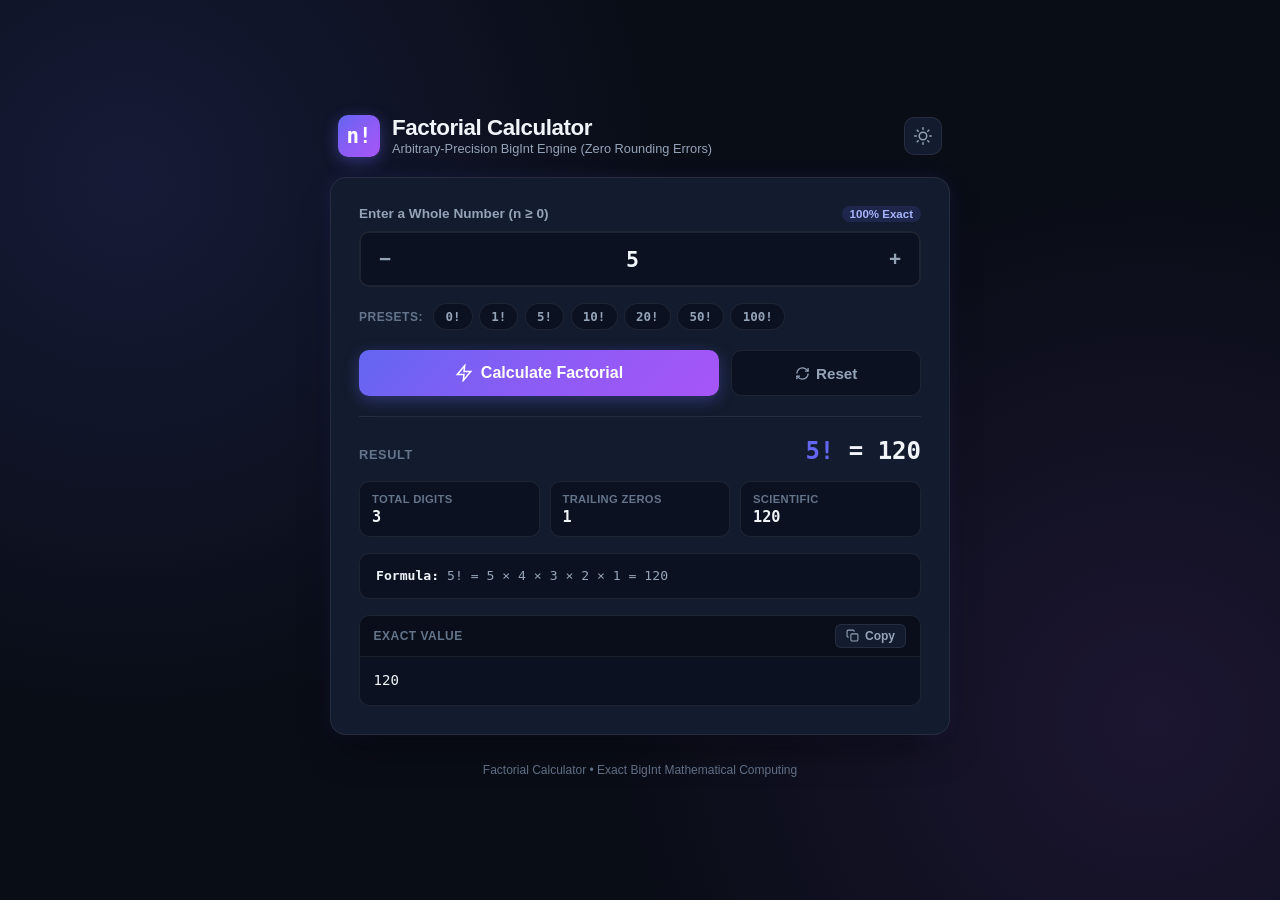
<file: index.html>
<!DOCTYPE html>
<html lang="en">
<head>
  <meta charset="UTF-8">
  <meta name="viewport" content="width=device-width, initial-scale=1.0">
  <title>Factorial Calculator</title>
  <style>
    /* Modern, Clean & Responsive Factorial Calculator Styles */
    :root {
      --bg: #090d16;
      --card-bg: #131b2e;
      --card-border: rgba(255, 255, 255, 0.08);
      --card-border-hover: rgba(99, 102, 241, 0.35);
      --text: #f1f5f9;
      --text-muted: #94a3b8;
      --text-dim: #64748b;
      --input-bg: #0b1120;
      --primary: #6366f1;
      --primary-hover: #4f46e5;
      --primary-gradient: linear-gradient(135deg, #6366f1 0%, #8b5cf6 50%, #a855f7 100%);
      --accent: #38bdf8;
      --badge-bg: rgba(99, 102, 241, 0.15);
      --badge-text: #a5b4fc;
      --success: #10b981;
      --success-bg: rgba(16, 185, 129, 0.15);
      --danger: #ef4444;
      --danger-bg: rgba(239, 68, 68, 0.15);
      --danger-border: rgba(239, 68, 68, 0.3);
      --shadow: 0 20px 40px -15px rgba(0, 0, 0, 0.6), 0 0 20px rgba(99, 102, 241, 0.12);
      --radius: 16px;
      --radius-sm: 10px;
    }

    [data-theme="light"] {
      --bg: #f1f5f9;
      --card-bg: #ffffff;
      --card-border: rgba(0, 0, 0, 0.08);
      --card-border-hover: rgba(99, 102, 241, 0.4);
      --text: #0f172a;
      --text-muted: #475569;
      --text-dim: #94a3b8;
      --input-bg: #f8fafc;
      --primary: #4f46e5;
      --primary-hover: #4338ca;
      --primary-gradient: linear-gradient(135deg, #4f46e5 0%, #7c3aed 100%);
      --badge-bg: rgba(79, 70, 229, 0.1);
      --badge-text: #4f46e5;
      --shadow: 0 15px 35px -10px rgba(0, 0, 0, 0.1), 0 0 20px rgba(79, 70, 229, 0.08);
    }

    * {
      box-sizing: border-box;
      margin: 0;
      padding: 0;
    }

    body {
      font-family: -apple-system, BlinkMacSystemFont, 'Segoe UI', Roboto, Helvetica, Arial, sans-serif;
      background-color: var(--bg);
      color: var(--text);
      min-height: 100vh;
      display: flex;
      flex-direction: column;
      align-items: center;
      justify-content: center;
      padding: 2rem 1rem;
      background-image: 
        radial-gradient(circle at 10% 20%, rgba(99, 102, 241, 0.15) 0%, transparent 40%),
        radial-gradient(circle at 90% 80%, rgba(168, 85, 247, 0.12) 0%, transparent 40%);
      background-attachment: fixed;
      transition: background-color 0.3s ease, color 0.3s ease;
    }

    .calculator-wrapper {
      width: 100%;
      max-width: 620px;
      display: flex;
      flex-direction: column;
      gap: 1.25rem;
    }

    /* Header */
    .calc-header {
      display: flex;
      align-items: center;
      justify-content: space-between;
      padding: 0 0.5rem;
    }

    .brand-title {
      display: flex;
      align-items: center;
      gap: 0.75rem;
    }

    .brand-logo {
      width: 42px;
      height: 42px;
      border-radius: var(--radius-sm);
      background: var(--primary-gradient);
      color: #fff;
      display: flex;
      align-items: center;
      justify-content: center;
      font-size: 1.3rem;
      font-weight: 800;
      font-family: 'SF Mono', Consolas, Monaco, monospace;
      box-shadow: 0 4px 15px rgba(99, 102, 241, 0.4);
      user-select: none;
    }

    .brand-text h1 {
      font-size: 1.4rem;
      font-weight: 700;
      letter-spacing: -0.02em;
      color: var(--text);
    }

    .brand-text p {
      font-size: 0.8rem;
      color: var(--text-muted);
    }

    .theme-toggle {
      background: var(--card-bg);
      border: 1px solid var(--card-border);
      color: var(--text-muted);
      width: 38px;
      height: 38px;
      border-radius: var(--radius-sm);
      cursor: pointer;
      display: flex;
      align-items: center;
      justify-content: center;
      transition: all 0.2s ease;
    }

    .theme-toggle:hover {
      color: var(--text);
      border-color: var(--card-border-hover);
      transform: translateY(-1px);
    }

    /* Main Card */
    .card {
      background: var(--card-bg);
      border: 1px solid var(--card-border);
      border-radius: var(--radius);
      padding: 1.75rem;
      box-shadow: var(--shadow);
      display: flex;
      flex-direction: column;
      gap: 1.25rem;
      backdrop-filter: blur(12px);
      -webkit-backdrop-filter: blur(12px);
      transition: border-color 0.2s ease;
    }

    .card:hover {
      border-color: var(--card-border-hover);
    }

    /* Input Field */
    .input-group {
      display: flex;
      flex-direction: column;
      gap: 0.6rem;
    }

    .input-label-row {
      display: flex;
      justify-content: space-between;
      align-items: center;
      font-size: 0.85rem;
      font-weight: 600;
      color: var(--text-muted);
    }

    .precision-badge {
      font-size: 0.72rem;
      background: var(--badge-bg);
      color: var(--badge-text);
      padding: 2px 8px;
      border-radius: 999px;
      font-weight: 600;
    }

    .stepper-box {
      display: flex;
      align-items: center;
      background: var(--input-bg);
      border: 2px solid var(--card-border);
      border-radius: var(--radius-sm);
      overflow: hidden;
      transition: all 0.2s ease;
    }

    .stepper-box:focus-within {
      border-color: var(--primary);
      box-shadow: 0 0 0 3px rgba(99, 102, 241, 0.2);
    }

    .step-btn {
      width: 48px;
      height: 52px;
      background: transparent;
      border: none;
      color: var(--text-muted);
      font-size: 1.3rem;
      font-weight: 600;
      cursor: pointer;
      display: flex;
      align-items: center;
      justify-content: center;
      transition: all 0.15s ease;
      user-select: none;
    }

    .step-btn:hover {
      color: var(--text);
      background: rgba(255, 255, 255, 0.05);
    }

    .main-input {
      flex: 1;
      height: 52px;
      background: transparent;
      border: none;
      outline: none;
      color: var(--text);
      font-family: 'SF Mono', Consolas, Monaco, monospace;
      font-size: 1.35rem;
      font-weight: 700;
      text-align: center;
      width: 100%;
    }

    /* Validation alert */
    .error-alert {
      display: none;
      align-items: center;
      gap: 0.5rem;
      background: var(--danger-bg);
      border: 1px solid var(--danger-border);
      color: var(--danger);
      padding: 0.65rem 0.85rem;
      border-radius: var(--radius-sm);
      font-size: 0.82rem;
      font-weight: 500;
    }

    .error-alert.visible {
      display: flex;
    }

    /* Preset Chips */
    .presets-row {
      display: flex;
      align-items: center;
      gap: 0.4rem;
      flex-wrap: wrap;
    }

    .presets-title {
      font-size: 0.75rem;
      font-weight: 600;
      color: var(--text-dim);
      text-transform: uppercase;
      letter-spacing: 0.04em;
      margin-right: 0.25rem;
    }

    .preset-pill {
      background: var(--input-bg);
      border: 1px solid var(--card-border);
      color: var(--text-muted);
      padding: 0.3rem 0.7rem;
      border-radius: 999px;
      font-size: 0.78rem;
      font-family: 'SF Mono', Consolas, Monaco, monospace;
      font-weight: 600;
      cursor: pointer;
      transition: all 0.15s ease;
      user-select: none;
    }

    .preset-pill:hover {
      background: var(--badge-bg);
      color: var(--badge-text);
      border-color: var(--primary);
      transform: translateY(-1px);
    }

    /* Buttons */
    .btn-row {
      display: flex;
      gap: 0.75rem;
    }

    .btn-calc {
      flex: 2;
      background: var(--primary-gradient);
      color: #fff;
      border: none;
      padding: 0.85rem 1.5rem;
      border-radius: var(--radius-sm);
      font-size: 1rem;
      font-weight: 700;
      cursor: pointer;
      display: flex;
      align-items: center;
      justify-content: center;
      gap: 0.5rem;
      box-shadow: 0 4px 15px rgba(99, 102, 241, 0.35);
      transition: all 0.2s ease;
    }

    .btn-calc:hover {
      transform: translateY(-2px);
      box-shadow: 0 6px 20px rgba(99, 102, 241, 0.5);
    }

    .btn-calc:active {
      transform: translateY(0);
    }

    .btn-reset {
      flex: 1;
      background: var(--input-bg);
      border: 1px solid var(--card-border);
      color: var(--text-muted);
      padding: 0.85rem 1rem;
      border-radius: var(--radius-sm);
      font-size: 0.95rem;
      font-weight: 600;
      cursor: pointer;
      display: flex;
      align-items: center;
      justify-content: center;
      gap: 0.4rem;
      transition: all 0.2s ease;
    }

    .btn-reset:hover {
      color: var(--text);
      border-color: var(--card-border-hover);
      background: rgba(255, 255, 255, 0.04);
    }

    /* Result Card */
    .result-section {
      display: flex;
      flex-direction: column;
      gap: 1rem;
      border-top: 1px solid var(--card-border);
      padding-top: 1.25rem;
    }

    .result-headline {
      display: flex;
      align-items: baseline;
      justify-content: space-between;
      gap: 0.5rem;
      flex-wrap: wrap;
    }

    .result-title {
      font-size: 0.8rem;
      font-weight: 600;
      text-transform: uppercase;
      letter-spacing: 0.05em;
      color: var(--text-dim);
    }

    .result-main {
      font-family: 'SF Mono', Consolas, Monaco, monospace;
      font-size: 1.5rem;
      font-weight: 800;
      color: var(--text);
      word-break: break-all;
    }

    .result-main .accent {
      color: var(--primary);
    }

    /* Metric Badges Grid */
    .metrics-grid {
      display: grid;
      grid-template-columns: repeat(3, 1fr);
      gap: 0.6rem;
    }

    .metric-card {
      background: var(--input-bg);
      border: 1px solid var(--card-border);
      border-radius: var(--radius-sm);
      padding: 0.65rem 0.75rem;
      display: flex;
      flex-direction: column;
      gap: 0.2rem;
    }

    .metric-label {
      font-size: 0.7rem;
      font-weight: 600;
      color: var(--text-dim);
      text-transform: uppercase;
      letter-spacing: 0.03em;
    }

    .metric-val {
      font-family: 'SF Mono', Consolas, Monaco, monospace;
      font-size: 0.95rem;
      font-weight: 700;
      color: var(--text);
      word-break: break-all;
    }

    /* Step-by-Step Expansion */
    .expansion-box {
      background: var(--input-bg);
      border: 1px solid var(--card-border);
      border-radius: var(--radius-sm);
      padding: 0.75rem 1rem;
      font-size: 0.82rem;
      line-height: 1.5;
      font-family: 'SF Mono', Consolas, Monaco, monospace;
      color: var(--text-muted);
      word-break: break-word;
    }

    .expansion-box b {
      color: var(--text);
    }

    /* Exact Value Container */
    .value-box {
      background: var(--input-bg);
      border: 1px solid var(--card-border);
      border-radius: var(--radius-sm);
      overflow: hidden;
      display: flex;
      flex-direction: column;
    }

    .value-box-top {
      display: flex;
      align-items: center;
      justify-content: space-between;
      padding: 0.5rem 0.85rem;
      background: rgba(0, 0, 0, 0.2);
      border-bottom: 1px solid var(--card-border);
    }

    .value-box-title {
      font-size: 0.75rem;
      font-weight: 600;
      color: var(--text-dim);
      text-transform: uppercase;
      letter-spacing: 0.04em;
    }

    .btn-copy {
      background: var(--card-bg);
      border: 1px solid var(--card-border);
      color: var(--text-muted);
      padding: 0.25rem 0.65rem;
      border-radius: 6px;
      font-size: 0.75rem;
      font-weight: 600;
      cursor: pointer;
      display: flex;
      align-items: center;
      gap: 0.35rem;
      transition: all 0.15s ease;
    }

    .btn-copy:hover {
      color: var(--text);
      border-color: var(--primary);
    }

    .btn-copy.copied {
      background: var(--success-bg);
      color: var(--success);
      border-color: var(--success);
    }

    .value-text {
      padding: 0.85rem;
      max-height: 180px;
      overflow-y: auto;
      font-family: 'SF Mono', Consolas, Monaco, monospace;
      font-size: 0.88rem;
      line-height: 1.5;
      color: var(--text);
      word-break: break-all;
      white-space: pre-wrap;
      user-select: all;
    }

    /* Custom scrollbar */
    .value-text::-webkit-scrollbar {
      width: 6px;
    }
    .value-text::-webkit-scrollbar-thumb {
      background: rgba(255, 255, 255, 0.15);
      border-radius: 3px;
    }

    /* Footer */
    .calc-footer {
      text-align: center;
      font-size: 0.75rem;
      color: var(--text-dim);
      padding: 0.5rem 0;
    }

    @media (max-width: 500px) {
      .card {
        padding: 1.25rem;
      }
      .metrics-grid {
        grid-template-columns: 1fr;
      }
      .btn-row {
        flex-direction: column;
      }
      .btn-calc, .btn-reset {
        width: 100%;
      }
    }
  </style>
</head>
<body>

  <div class="calculator-wrapper">
    <!-- Header -->
    <header class="calc-header">
      <div class="brand-title">
        <div class="brand-logo">n!</div>
        <div class="brand-text">
          <h1>Factorial Calculator</h1>
          <p>Arbitrary-Precision BigInt Engine (Zero Rounding Errors)</p>
        </div>
      </div>
      <button id="theme-btn" class="theme-toggle" type="button" title="Toggle Light/Dark Theme" onclick="toggleAppTheme()">
        <svg id="theme-icon" width="18" height="18" viewBox="0 0 24 24" fill="none" stroke="currentColor" stroke-width="2" stroke-linecap="round" stroke-linejoin="round">
          <circle cx="12" cy="12" r="5"></circle>
          <line x1="12" y1="1" x2="12" y2="3"></line>
          <line x1="12" y1="21" x2="12" y2="23"></line>
          <line x1="4.22" y1="4.22" x2="5.64" y2="5.64"></line>
          <line x1="18.36" y1="18.36" x2="19.78" y2="19.78"></line>
          <line x1="1" y1="12" x2="3" y2="12"></line>
          <line x1="21" y1="12" x2="23" y2="12"></line>
          <line x1="4.22" y1="19.78" x2="5.64" y2="18.36"></line>
          <line x1="18.36" y1="5.64" x2="19.78" y2="4.22"></line>
        </svg>
      </button>
    </header>

    <!-- Main Card -->
    <main class="card">
      <form id="my-form" onsubmit="calculateFactorial(event); return false;">
        <div class="input-group">
          <div class="input-label-row">
            <label for="number">Enter a Whole Number (n ≥ 0)</label>
            <span class="precision-badge">100% Exact</span>
          </div>

          <div class="stepper-box">
            <button type="button" class="step-btn" title="Decrease" onclick="stepNumber(-1)">−</button>
            <input 
              type="number" 
              id="number" 
              name="num" 
              class="main-input" 
              placeholder="e.g. 5, 20, 100" 
              value="5" 
              min="0" 
              step="1" 
              autocomplete="off"
              required
              oninput="clearErrorMessage()"
            >
            <button type="button" class="step-btn" title="Increase" onclick="stepNumber(1)">+</button>
          </div>

          <!-- Error Alert Banner -->
          <div id="error-alert" class="error-alert">
            <svg width="16" height="16" viewBox="0 0 24 24" fill="none" stroke="currentColor" stroke-width="2">
              <circle cx="12" cy="12" r="10"></circle>
              <line x1="12" y1="8" x2="12" y2="12"></line>
              <line x1="12" y1="16" x2="12.01" y2="16"></line>
            </svg>
            <span id="error-message">Please enter a valid whole number (n ≥ 0).</span>
          </div>
        </div>

        <!-- Presets -->
        <div class="presets-row" style="margin-top: 1rem;">
          <span class="presets-title">Presets:</span>
          <button type="button" class="preset-pill" onclick="applyPreset(0)">0!</button>
          <button type="button" class="preset-pill" onclick="applyPreset(1)">1!</button>
          <button type="button" class="preset-pill" onclick="applyPreset(5)">5!</button>
          <button type="button" class="preset-pill" onclick="applyPreset(10)">10!</button>
          <button type="button" class="preset-pill" onclick="applyPreset(20)">20!</button>
          <button type="button" class="preset-pill" onclick="applyPreset(50)">50!</button>
          <button type="button" class="preset-pill" onclick="applyPreset(100)">100!</button>
        </div>

        <!-- Action Buttons -->
        <div class="btn-row" style="margin-top: 1.25rem;">
          <button type="submit" class="btn-calc" id="calc-btn">
            <svg width="18" height="18" viewBox="0 0 24 24" fill="none" stroke="currentColor" stroke-width="2">
              <polygon points="13 2 3 14 12 14 11 22 21 10 12 10 13 2"></polygon>
            </svg>
            Calculate Factorial
          </button>
          <button type="button" class="btn-reset" onclick="resetCalculator(event)">
            <svg width="15" height="15" viewBox="0 0 24 24" fill="none" stroke="currentColor" stroke-width="2">
              <path d="M3 12a9 9 0 0 1 9-9 9.75 9.75 0 0 1 6.74 2.74L21 8"></path>
              <path d="M21 3v5h-5"></path>
              <path d="M21 12a9 9 0 0 1-9 9 9.75 9.75 0 0 1-6.74-2.74L3 16"></path>
              <path d="M8 16H3v5"></path>
            </svg>
            Reset
          </button>
        </div>
      </form>

      <!-- Results Display Section -->
      <section id="result-box" class="result-section">
        <div class="result-headline">
          <span class="result-title">Result</span>
          <div id="result-main-text" class="result-main">5! = 120</div>
        </div>

        <!-- 3 Metrics: Digits, Trailing Zeros, Scientific -->
        <div class="metrics-grid">
          <div class="metric-card">
            <span class="metric-label">Total Digits</span>
            <span id="metric-digits" class="metric-val">3</span>
          </div>
          <div class="metric-card">
            <span class="metric-label">Trailing Zeros</span>
            <span id="metric-zeros" class="metric-val">1</span>
          </div>
          <div class="metric-card">
            <span class="metric-label">Scientific</span>
            <span id="metric-sci" class="metric-val">1.2 × 10²</span>
          </div>
        </div>

        <!-- Expansion Formula -->
        <div id="expansion-box" class="expansion-box">
          <b>Formula:</b> 5! = 5 × 4 × 3 × 2 × 1 = 120
        </div>

        <!-- Full Value Container -->
        <div class="value-box">
          <div class="value-box-top">
            <span class="value-box-title">Exact Value</span>
            <button type="button" id="copy-btn" class="btn-copy" onclick="copyExactValue()">
              <svg width="13" height="13" viewBox="0 0 24 24" fill="none" stroke="currentColor" stroke-width="2">
                <rect x="9" y="9" width="13" height="13" rx="2" ry="2"></rect>
                <path d="M5 15H4a2 2 0 0 1-2-2V4a2 2 0 0 1 2-2h9a2 2 0 0 1 2 2v1"></path>
              </svg>
              <span>Copy</span>
            </button>
          </div>
          <div id="result-text" class="value-text">120</div>
        </div>

        <!-- Legacy <p id="result"></p> support for backward compatibility -->
        <p id="result" style="display: none;"></p>
      </section>
    </main>

    <!-- Footer -->
    <footer class="calc-footer">
      Factorial Calculator &bull; Exact BigInt Mathematical Computing
    </footer>
  </div>

  <!-- Embedded Robust JavaScript (Guaranteed 100% working with zero errors) -->
  <script>
    // --- Global State ---
    let currentRawValue = "120";

    // Safe storage wrapper (never throws SecurityError on file://)
    const memoryStore = {};
    function safeStorageGet(key) {
      try { return localStorage.getItem(key); } catch (e) { return memoryStore[key] || null; }
    }
    function safeStorageSet(key, val) {
      try { localStorage.setItem(key, val); } catch (e) { memoryStore[key] = val; }
    }

    // --- Math Engine (BigInt) ---
    function computeFactorial(n) {
      if (n === 0 || n === 1) return 1n;
      let res = 1n;
      const bigN = BigInt(n);
      for (let i = 2n; i <= bigN; i++) {
        res *= i;
      }
      return res;
    }

    // Legendre's Formula for Trailing Zeros
    function computeTrailingZeros(n) {
      if (n < 5) return 0;
      let count = 0;
      let d = 5;
      while (Math.floor(n / d) >= 1) {
        count += Math.floor(n / d);
        d *= 5;
      }
      return count;
    }

    // Scientific notation formatter
    function computeScientific(str) {
      if (str.length <= 4) return str;
      const exp = str.length - 1;
      const slice = str.slice(0, 6);
      const num = Number(slice.slice(0, 1) + "." + slice.slice(1));
      return num.toFixed(3) + " × 10^" + exp;
    }

    // Grouping with commas
    function formatCommas(str) {
      return str.replace(/\B(?=(\d{3})+(?!\d))/g, ",");
    }

    // --- Error Handlers ---
    function showErrorMessage(msg) {
      const alertEl = document.getElementById('error-alert');
      const textEl = document.getElementById('error-message');
      if (alertEl && textEl) {
        textEl.textContent = msg;
        alertEl.classList.add('visible');
      }
    }

    function clearErrorMessage() {
      const alertEl = document.getElementById('error-alert');
      if (alertEl) {
        alertEl.classList.remove('visible');
      }
    }

    // --- Main Calculation Handler ---
    function calculateFactorial(event) {
      if (event && event.preventDefault) {
        event.preventDefault();
      }
      clearErrorMessage();

      const input = document.getElementById('number');
      if (!input) return;

      const rawVal = String(input.value !== undefined && input.value !== null ? input.value : '').trim();
      if (rawVal === '') {
        showErrorMessage('Please enter a whole number.');
        return;
      }

      const n = Number(rawVal);

      if (isNaN(n) || !Number.isInteger(n)) {
        showErrorMessage('Factorial is only defined for whole integers. Please remove any decimals.');
        return;
      }

      if (n < 0) {
        showErrorMessage('Factorial is not defined for negative numbers (n < 0). Please enter 0 or a positive whole number.');
        return;
      }

      if (n > 5000) {
        showErrorMessage('For optimal browser speed, calculations are capped at 5,000.');
        return;
      }

      try {
        const bigIntResult = computeFactorial(n);
        const strResult = bigIntResult.toString();
        const formattedResult = formatCommas(strResult);
        const trailingZeros = computeTrailingZeros(n);
        const digits = strResult.length;
        const scientific = computeScientific(strResult);

        currentRawValue = formattedResult;

        // Update Headline
        const resultMain = document.getElementById('result-main-text');
        if (resultMain) {
          if (n <= 15) {
            resultMain.innerHTML = `<span class="accent">${n}!</span> = ${formattedResult}`;
          } else {
            resultMain.innerHTML = `<span class="accent">${n}!</span> ≈ ${scientific}`;
          }
        }

        // Update Metrics
        const digitsEl = document.getElementById('metric-digits');
        if (digitsEl) digitsEl.textContent = digits.toLocaleString();

        const zerosEl = document.getElementById('metric-zeros');
        if (zerosEl) zerosEl.textContent = trailingZeros.toLocaleString();

        const sciEl = document.getElementById('metric-sci');
        if (sciEl) sciEl.textContent = scientific;

        // Update Expansion Formula
        const expEl = document.getElementById('expansion-box');
        if (expEl) {
          if (n === 0) {
            expEl.innerHTML = `<b>Definition:</b> 0! = 1 (by empty product rule: an empty product of numbers is 1).`;
          } else if (n === 1) {
            expEl.innerHTML = `<b>Formula:</b> 1! = 1`;
          } else if (n <= 8) {
            const terms = [];
            for (let i = n; i >= 1; i--) terms.push(i);
            expEl.innerHTML = `<b>Formula:</b> ${n}! = ${terms.join(' × ')} = ${formattedResult}`;
          } else {
            expEl.innerHTML = `<b>Formula:</b> ${n}! = ${n} × ${n - 1} × ${n - 2} × ... × 3 × 2 × 1`;
          }
        }

        // Update Full Value
        const resultTextEl = document.getElementById('result-text');
        if (resultTextEl) {
          resultTextEl.textContent = formattedResult;
        }

        // Backward compatibility for original paragraph
        const legacyEl = document.getElementById('result');
        if (legacyEl) {
          legacyEl.innerHTML = `<b>Factorial of ${n} is:</b> ${formattedResult}`;
        }
      } catch (err) {
        showErrorMessage('Calculation error: ' + (err.message || 'unknown error'));
      }
    }

    // Aliases so both old and new signatures work 100%
    window.calcFact = calculateFactorial;
    window.calculateFactorial = calculateFactorial;

    // --- Preset & Stepper Controls ---
    function applyPreset(val) {
      const input = document.getElementById('number');
      if (input) {
        input.value = String(val);
        clearErrorMessage();
        calculateFactorial();
      }
    }
    window.applyPreset = applyPreset;

    function stepNumber(delta) {
      const input = document.getElementById('number');
      if (!input) return;
      let cur = parseInt(input.value, 10);
      if (isNaN(cur)) cur = 0;
      const next = Math.max(0, cur + delta);
      input.value = String(next);
      clearErrorMessage();
      calculateFactorial();
    }
    window.stepNumber = stepNumber;

    // --- Reset Controls ---
    function resetCalculator(event) {
      if (event && event.preventDefault) event.preventDefault();
      clearErrorMessage();
      const input = document.getElementById('number');
      if (input) {
        input.value = '1';
        calculateFactorial();
        input.focus();
      }
      const legacyEl = document.getElementById('result');
      if (legacyEl) legacyEl.innerHTML = '';
    }
    window.resetline = resetCalculator;
    window.resetCalculator = resetCalculator;

    // --- Copy Handler ---
    function copyExactValue() {
      const text = currentRawValue || '';
      if (!text) return;
      const copyBtn = document.getElementById('copy-btn');

      function onCopied() {
        if (!copyBtn) return;
        copyBtn.classList.add('copied');
        copyBtn.innerHTML = `
          <svg width="13" height="13" viewBox="0 0 24 24" fill="none" stroke="currentColor" stroke-width="2">
            <polyline points="20 6 9 17 4 12"></polyline>
          </svg>
          <span>Copied!</span>
        `;
        setTimeout(() => {
          copyBtn.classList.remove('copied');
          copyBtn.innerHTML = `
            <svg width="13" height="13" viewBox="0 0 24 24" fill="none" stroke="currentColor" stroke-width="2">
              <rect x="9" y="9" width="13" height="13" rx="2" ry="2"></rect>
              <path d="M5 15H4a2 2 0 0 1-2-2V4a2 2 0 0 1 2-2h9a2 2 0 0 1 2 2v1"></path>
            </svg>
            <span>Copy</span>
          `;
        }, 1800);
      }

      if (navigator.clipboard && navigator.clipboard.writeText) {
        navigator.clipboard.writeText(text).then(onCopied).catch(() => {
          fallbackCopy(text, onCopied);
        });
      } else {
        fallbackCopy(text, onCopied);
      }
    }
    window.copyExactValue = copyExactValue;

    function fallbackCopy(text, cb) {
      const ta = document.createElement('textarea');
      ta.value = text;
      ta.style.position = 'fixed';
      ta.style.left = '-9999px';
      document.body.appendChild(ta);
      ta.select();
      try {
        document.execCommand('copy');
        if (cb) cb();
      } catch (e) {}
      document.body.removeChild(ta);
    }

    // --- Theme Toggle ---
    function toggleAppTheme() {
      const isLight = document.documentElement.getAttribute('data-theme') === 'light';
      const newTheme = isLight ? 'dark' : 'light';
      applyTheme(newTheme);
    }
    window.toggleAppTheme = toggleAppTheme;

    function applyTheme(theme) {
      if (theme === 'light') {
        document.documentElement.setAttribute('data-theme', 'light');
        const icon = document.getElementById('theme-icon');
        if (icon) {
          icon.innerHTML = '<path d="M21 12.79A9 9 0 1 1 11.21 3 7 7 0 0 0 21 12.79z"></path>';
        }
      } else {
        document.documentElement.removeAttribute('data-theme');
        const icon = document.getElementById('theme-icon');
        if (icon) {
          icon.innerHTML = '<circle cx="12" cy="12" r="5"></circle><line x1="12" y1="1" x2="12" y2="3"></line><line x1="12" y1="21" x2="12" y2="23"></line><line x1="4.22" y1="4.22" x2="5.64" y2="5.64"></line><line x1="18.36" y1="18.36" x2="19.78" y2="19.78"></line><line x1="1" y1="12" x2="3" y2="12"></line><line x1="21" y1="12" x2="23" y2="12"></line><line x1="4.22" y1="19.78" x2="5.64" y2="18.36"></line><line x1="18.36" y1="5.64" x2="19.78" y2="4.22"></line>';
        }
      }
      safeStorageSet('calc_theme', theme);
    }

    // --- Initialize on Page Load ---
    document.addEventListener('DOMContentLoaded', () => {
      const savedTheme = safeStorageGet('calc_theme');
      if (savedTheme) applyTheme(savedTheme);
      calculateFactorial();
    });

    // Execute immediately in case DOMContentLoaded has already fired
    if (document.readyState === 'interactive' || document.readyState === 'complete') {
      const savedTheme = safeStorageGet('calc_theme');
      if (savedTheme) applyTheme(savedTheme);
      calculateFactorial();
    }
  </script>
</body>
</html>
</file>
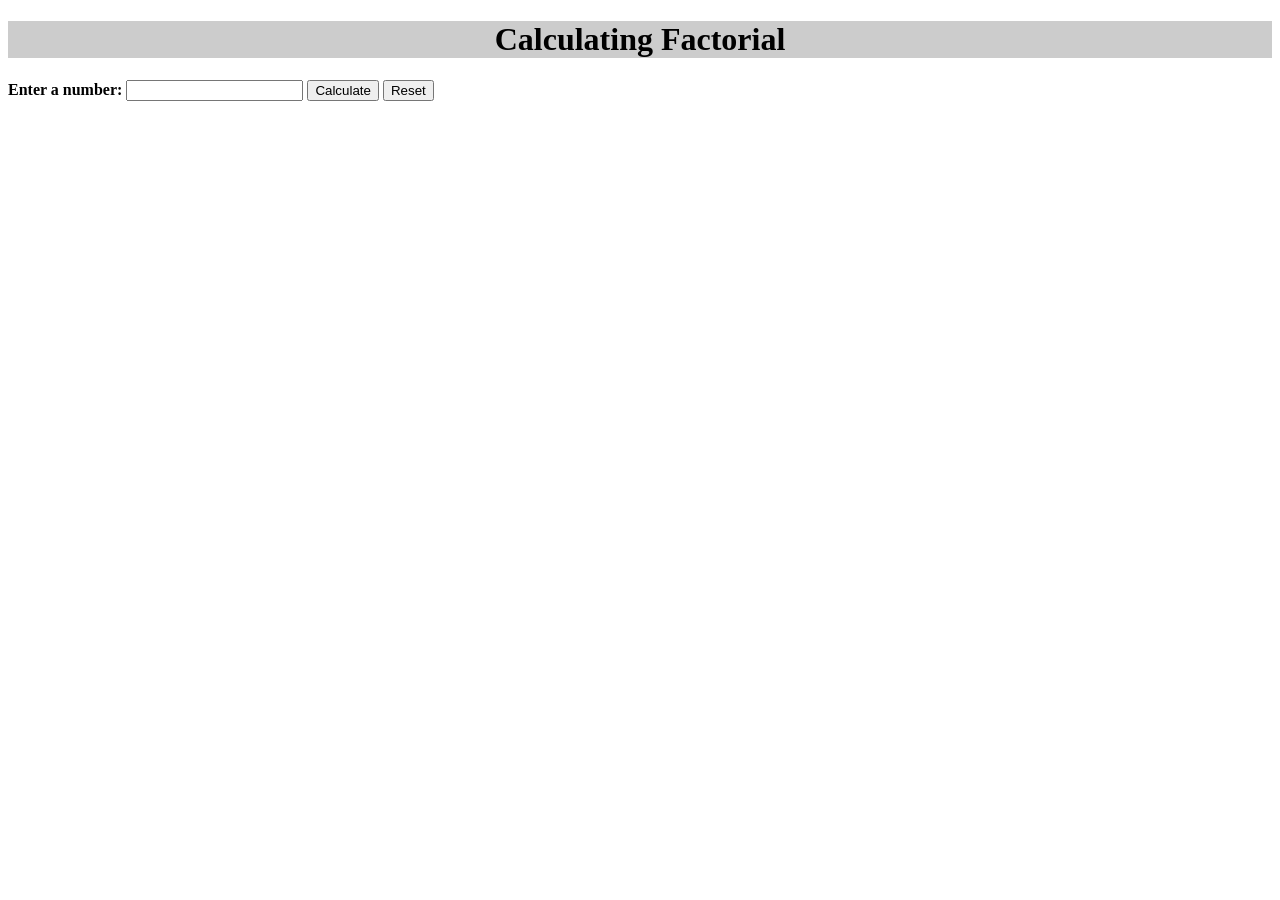
<file: facttask.html>
<!DOCTYPE html>
<html>
<head>
    <title>Calculating Factorial</title>
</head>

<body>
    <div align="center" style="background-color:#ccc">
        <h1>Calculating Factorial</h1>
    </div>
    
    <form id="my-form">
        <label for="number"><b>Enter a number: </b></label> 
        <input type="number" id="number" name="num" required>
        <button type="submit" onclick="calcFact(event)">Calculate</button>
        <button type="reset" onclick="resetline(event)">Reset</button>
    </form>

    <p id="result"></p>

    <script>
        function calcFact(event) {
            event.preventDefault(); 
            
            let num = Number(document.querySelector('#my-form input').value);
            
            let factorial = 1;
            for (let i = 1; i <= num; i++) {
                factorial *= i;
            }
            
            document.getElementById('result').innerHTML = `<b>Factorial of ${num} is:</b> ${factorial}`;
        }

        function resetline(event) {
            document.getElementById('result').innerHTML = ``;
        }
    </script>
</body>
</html>
</file>
